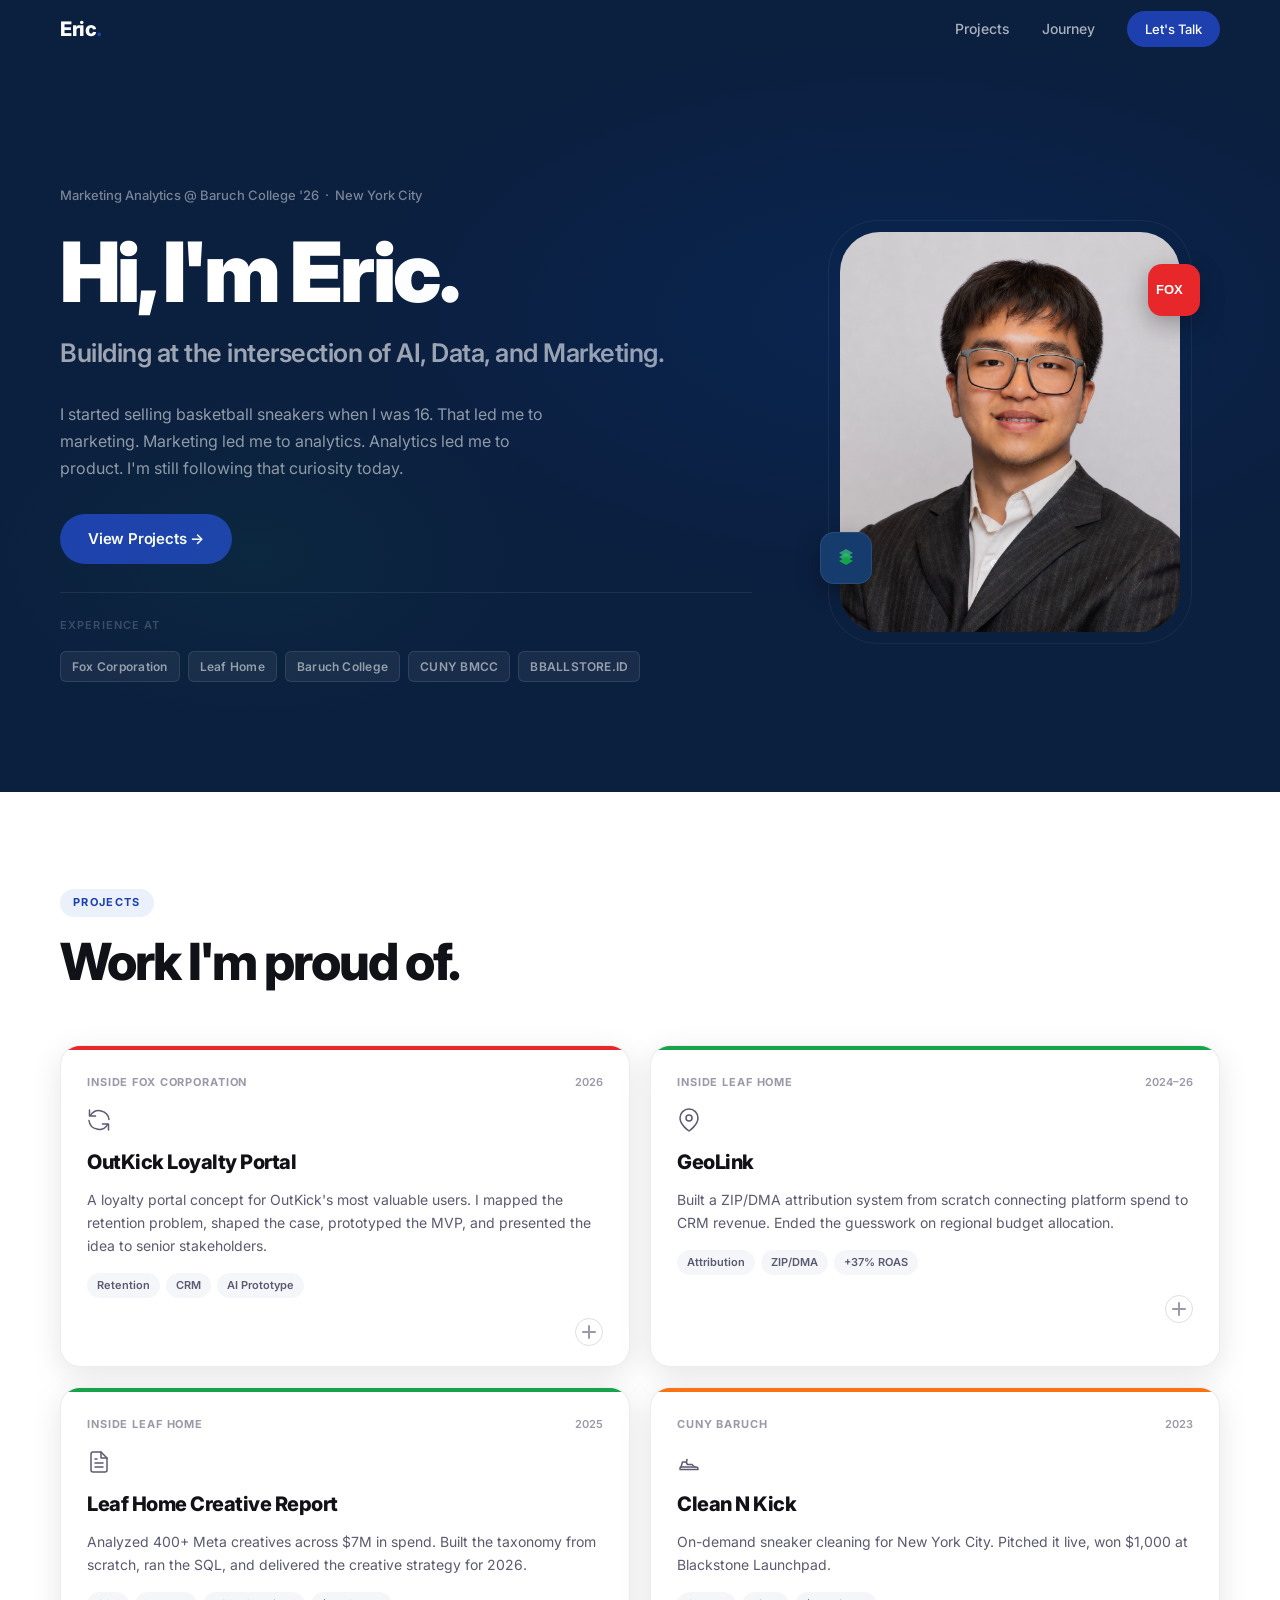
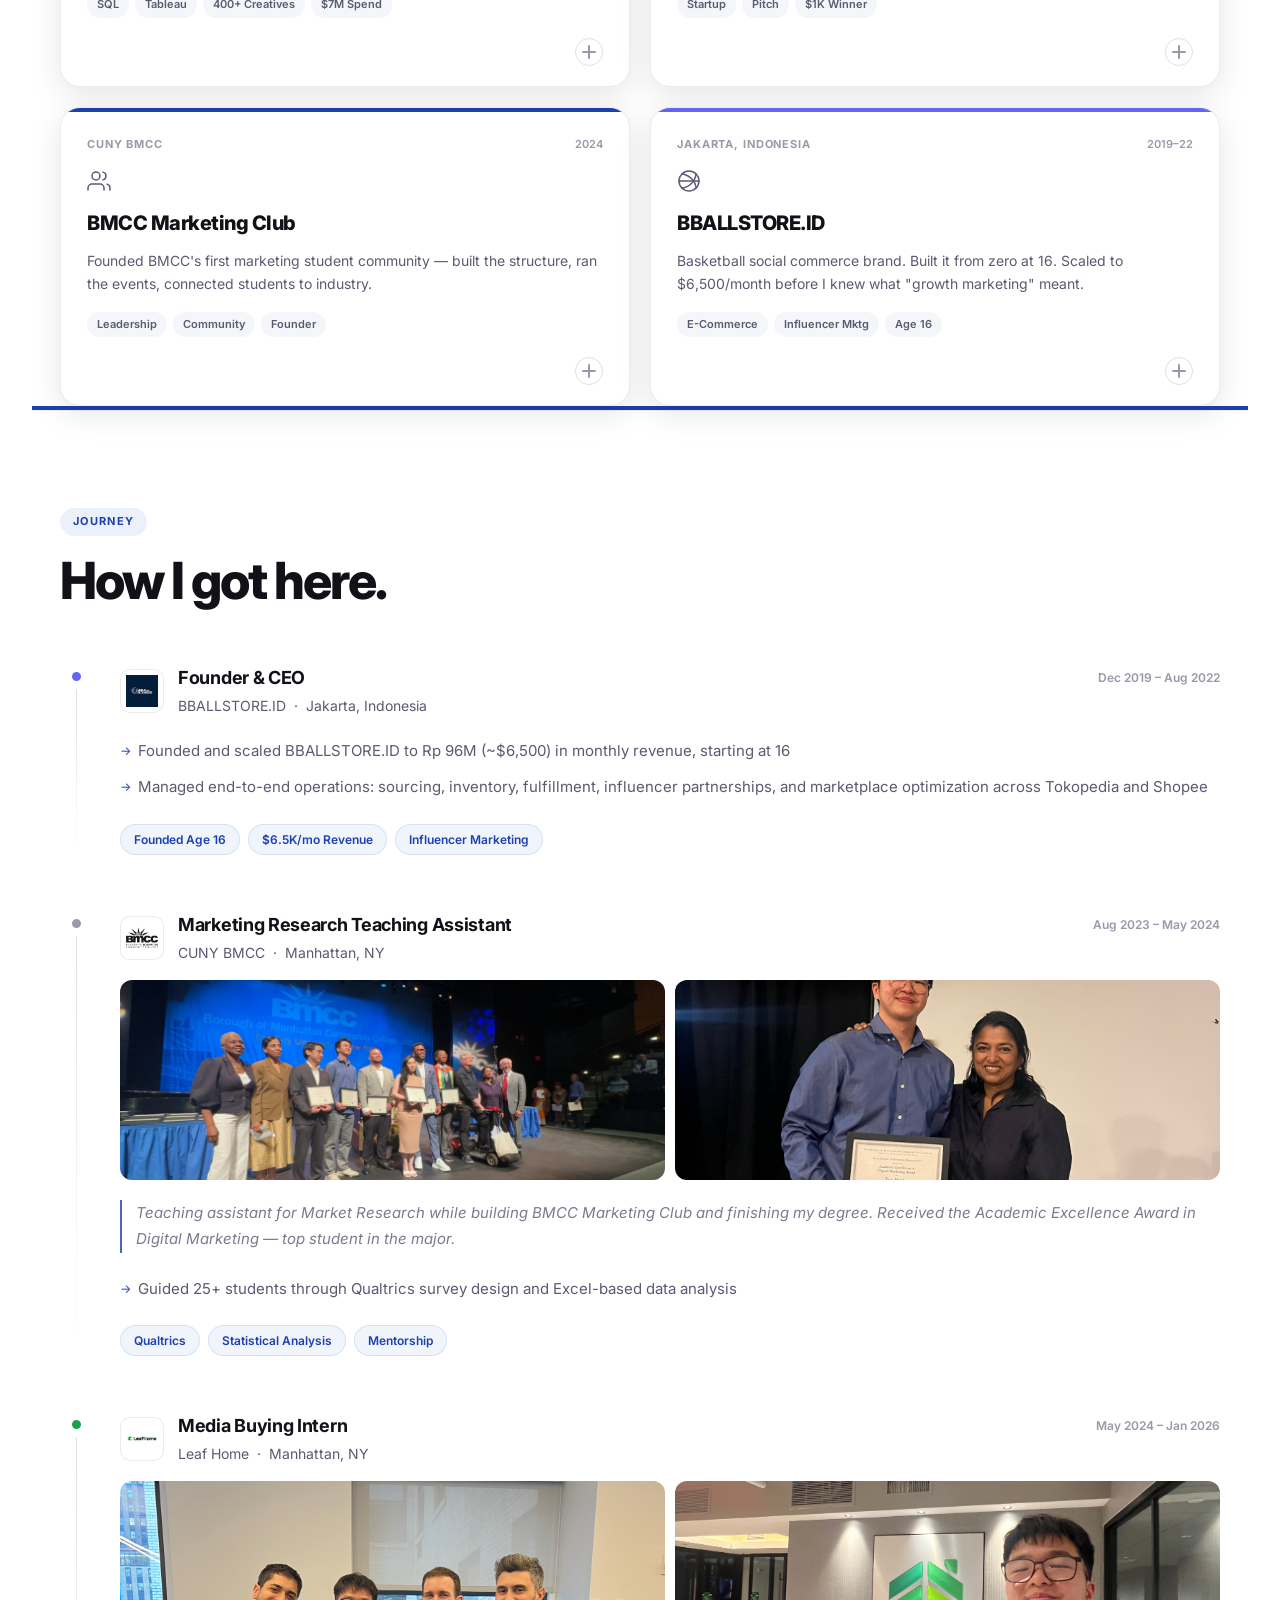
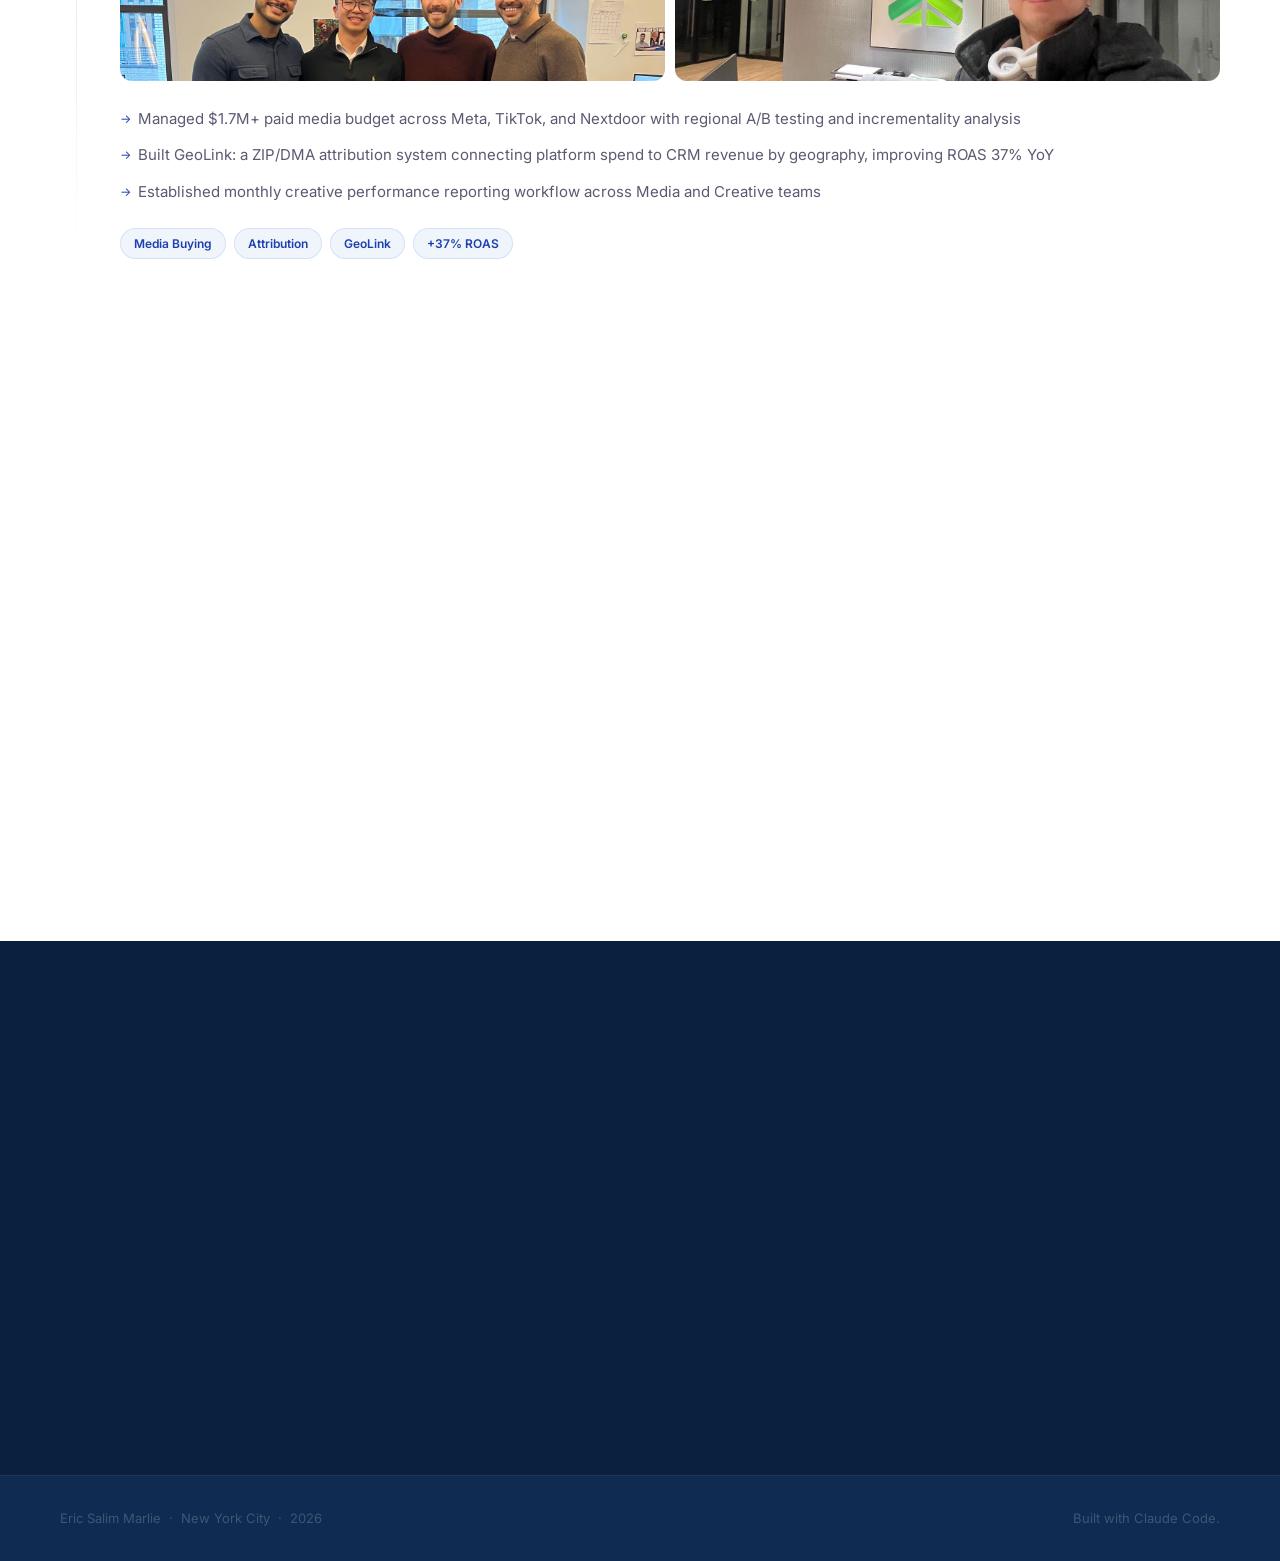
<file: index.html>
<!DOCTYPE html>
<html lang="en">
<head>
  <meta charset="UTF-8" />
  <meta name="viewport" content="width=device-width, initial-scale=1.0" />
  <meta name="description" content="Eric Salim Marlie — Marketing Analytics & Growth. Fox Corporation · Leaf Home · Baruch '26. Class of 2026, New York City." />
  <title>Eric Salim Marlie</title>
  <link rel="preconnect" href="https://fonts.googleapis.com">
  <link rel="preconnect" href="https://fonts.gstatic.com" crossorigin>
  <link href="https://fonts.googleapis.com/css2?family=Inter:ital,wght@0,300;0,400;0,500;0,600;0,700;0,800;0,900;1,400;1,600&display=swap" rel="stylesheet">
  <link rel="stylesheet" href="style.css" />
</head>
<body>

  <!-- ══════════════════════ NAV ══════════════════════ -->
  <nav id="nav">
    <div class="nav-inner">
      <a href="#hero" class="nav-logo">Eric<span>.</span></a>
      <div class="nav-links">
        <a href="#projects">Projects</a>
        <a href="#journey">Journey</a>
        <a href="mailto:eriicsalim@yahoo.com" class="nav-cta">Let's Talk</a>
      </div>
      <button class="hamburger" id="hamburger" aria-label="Menu">
        <span></span><span></span><span></span>
      </button>
    </div>
  </nav>

  <div class="mobile-menu" id="mobileMenu">
    <a href="#projects">Projects</a>
    <a href="#journey">Journey</a>
    <a href="mailto:eriicsalim@yahoo.com">Let's Talk →</a>
  </div>

  <!-- ══════════════════════ HERO ══════════════════════ -->
  <section id="hero">
    <div class="hero-inner">
      <div class="hero-left">
        <div class="hero-eyebrow">
          Marketing Analytics @ Baruch College '26 &nbsp;·&nbsp; New York City
        </div>

        <h1 class="hero-h1">Hi, I'm Eric.</h1>
        <p class="hero-sub">
          Building at the intersection of AI, Data, and Marketing.
        </p>

        <div class="hero-body">
          <p>I started selling basketball sneakers when I was 16. That led me to marketing. Marketing led me to analytics. Analytics led me to product. I'm still following that curiosity today.</p>
        </div>

        <div class="hero-cta">
          <a href="#projects" class="btn-primary">View Projects →</a>
        </div>

        <div class="hero-logos-strip">
          <span class="logos-label">Experience at</span>
          <div class="hero-logos-row">
            <span class="hl-chip">Fox Corporation</span>
            <span class="hl-chip">Leaf Home</span>
            <span class="hl-chip">Baruch College</span>
            <span class="hl-chip">CUNY BMCC</span>
            <span class="hl-chip">BBALLSTORE.ID</span>
          </div>
        </div>
      </div>

      <div class="hero-right">
        <div class="hero-photo-wrap">
          <div class="hero-photo-ring"></div>
          <div class="hero-photo-card">
            <picture>
              <img
                src="eric.png"
                alt="Eric Salim Marlie"
                class="hero-img"
                loading="eager"
                decoding="async"
                onerror="this.parentElement.parentElement.classList.add('no-photo')"
              />
            </picture>
            <div class="hero-photo-placeholder"><span>ESM</span></div>
          </div>
          <div class="hero-badge-float hero-badge-fox">
            <svg width="36" height="14" viewBox="0 0 72 28" xmlns="http://www.w3.org/2000/svg">
              <text x="0" y="22" font-family="Arial Black,Arial" font-weight="900" font-size="26" fill="#fff">FOX</text>
            </svg>
          </div>
          <div class="hero-badge-float hero-badge-leaf">
            <svg width="22" height="22" viewBox="0 0 44 44" fill="none">
              <polygon points="22,4 36,12 22,20 8,12" fill="#4ADE80" opacity="0.55"/>
              <polygon points="22,12 36,20 22,28 8,20" fill="#22C55E" opacity="0.8"/>
              <polygon points="22,20 36,28 22,36 8,28" fill="#16A34A"/>
            </svg>
          </div>
        </div>
      </div>
    </div>

  </section>

  <!-- ══════════════════════ PROJECTS ══════════════════════ -->
  <section id="projects" class="section">
    <div class="container">
      <div class="section-head reveal">
        <span class="label">Projects</span>
        <h2>Work I'm proud of.</h2>
      </div>
      <div class="proj-grid">

        <div class="proj-card reveal" data-id="pigeon">
          <div class="proj-card-accent" style="background: var(--fox-red)"></div>
          <div class="proj-card-inner">
            <div class="proj-card-meta">
              <span class="proj-org">Inside Fox Corporation</span>
              <span class="proj-year">2026</span>
            </div>
            <div class="proj-icon">
              <svg width="24" height="24" viewBox="0 0 24 24" fill="none" stroke="currentColor" stroke-width="1.5" stroke-linecap="round" stroke-linejoin="round">
                <path d="M2.5 2v6h6M21.5 22v-6h-6"/>
                <path d="M22 11.5A10 10 0 003.52 7.48M2 12.5a10 10 0 0018.48 4.02"/>
              </svg>
            </div>
            <h3>OutKick Loyalty Portal</h3>
            <p class="proj-teaser">A loyalty portal concept for OutKick's most valuable users. I mapped the retention problem, shaped the case, prototyped the MVP, and presented the idea to senior stakeholders.</p>
            <div class="proj-tags"><span>Retention</span><span>CRM</span><span>AI Prototype</span></div>
            <div class="proj-card-footer"><span class="proj-card-toggle"><svg width="14" height="14" viewBox="0 0 14 14" fill="none" stroke="currentColor" stroke-width="2" stroke-linecap="round"><line x1="7" y1="1" x2="7" y2="13"/><line x1="1" y1="7" x2="13" y2="7"/></svg></span></div>
          </div>
        </div>

        <div class="proj-card reveal" data-id="geolink">
          <div class="proj-card-accent" style="background: var(--leaf-green)"></div>
          <div class="proj-card-inner">
            <div class="proj-card-meta">
              <span class="proj-org">Inside Leaf Home</span>
              <span class="proj-year">2024–26</span>
            </div>
            <div class="proj-icon">
              <svg width="24" height="24" viewBox="0 0 24 24" fill="none" stroke="currentColor" stroke-width="1.5" stroke-linecap="round" stroke-linejoin="round">
                <path d="M21 10c0 7-9 13-9 13S3 17 3 10a9 9 0 0118 0z"/>
                <circle cx="12" cy="10" r="3"/>
              </svg>
            </div>
            <h3>GeoLink</h3>
            <p class="proj-teaser">Built a ZIP/DMA attribution system from scratch connecting platform spend to CRM revenue. Ended the guesswork on regional budget allocation.</p>
            <div class="proj-tags"><span>Attribution</span><span>ZIP/DMA</span><span>+37% ROAS</span></div>
            <div class="proj-card-footer"><span class="proj-card-toggle"><svg width="14" height="14" viewBox="0 0 14 14" fill="none" stroke="currentColor" stroke-width="2" stroke-linecap="round"><line x1="7" y1="1" x2="7" y2="13"/><line x1="1" y1="7" x2="13" y2="7"/></svg></span></div>
          </div>
        </div>

        <div class="proj-card reveal" data-id="creative">
          <div class="proj-card-accent" style="background: var(--leaf-green)"></div>
          <div class="proj-card-inner">
            <div class="proj-card-meta">
              <span class="proj-org">Inside Leaf Home</span>
              <span class="proj-year">2025</span>
            </div>
            <div class="proj-icon">
              <svg width="24" height="24" viewBox="0 0 24 24" fill="none" stroke="currentColor" stroke-width="1.5" stroke-linecap="round" stroke-linejoin="round">
                <path d="M14 2H6a2 2 0 00-2 2v16a2 2 0 002 2h12a2 2 0 002-2V8z"/>
                <polyline points="14 2 14 8 20 8"/>
                <line x1="16" y1="13" x2="8" y2="13"/>
                <line x1="16" y1="17" x2="8" y2="17"/>
                <line x1="10" y1="9" x2="8" y2="9"/>
              </svg>
            </div>
            <h3>Leaf Home Creative Report</h3>
            <p class="proj-teaser">Analyzed 400+ Meta creatives across $7M in spend. Built the taxonomy from scratch, ran the SQL, and delivered the creative strategy for 2026.</p>
            <div class="proj-tags"><span>SQL</span><span>Tableau</span><span>400+ Creatives</span><span>$7M Spend</span></div>
            <div class="proj-card-footer"><span class="proj-card-toggle"><svg width="14" height="14" viewBox="0 0 14 14" fill="none" stroke="currentColor" stroke-width="2" stroke-linecap="round"><line x1="7" y1="1" x2="7" y2="13"/><line x1="1" y1="7" x2="13" y2="7"/></svg></span></div>
          </div>
        </div>

        <div class="proj-card reveal" data-id="cleannkick">
          <div class="proj-card-accent" style="background: #F97316"></div>
          <div class="proj-card-inner">
            <div class="proj-card-meta">
              <span class="proj-org">CUNY Baruch</span>
              <span class="proj-year">2023</span>
            </div>
            <div class="proj-icon">
              <svg width="24" height="24" viewBox="0 0 24 24" fill="none" stroke="currentColor" stroke-width="1.5" stroke-linecap="round" stroke-linejoin="round">
                <path d="M4 17h15a2 2 0 012 2v.5H3V18a1 1 0 011-1z"/>
                <path d="M4 17l1.5-5H9l1.5 2.5H15l1 1 2 1.5"/>
                <path d="M9.5 12l.5-2.5"/>
              </svg>
            </div>
            <h3>Clean N Kick</h3>
            <p class="proj-teaser">On-demand sneaker cleaning for New York City. Pitched it live, won $1,000 at Blackstone Launchpad.</p>
            <div class="proj-tags"><span>Startup</span><span>Pitch</span><span>$1K Winner</span></div>
            <div class="proj-card-footer"><span class="proj-card-toggle"><svg width="14" height="14" viewBox="0 0 14 14" fill="none" stroke="currentColor" stroke-width="2" stroke-linecap="round"><line x1="7" y1="1" x2="7" y2="13"/><line x1="1" y1="7" x2="13" y2="7"/></svg></span></div>
          </div>
        </div>

        <div class="proj-card reveal" data-id="bmcc">
          <div class="proj-card-accent" style="background: var(--accent)"></div>
          <div class="proj-card-inner">
            <div class="proj-card-meta">
              <span class="proj-org">CUNY BMCC</span>
              <span class="proj-year">2024</span>
            </div>
            <div class="proj-icon">
              <svg width="24" height="24" viewBox="0 0 24 24" fill="none" stroke="currentColor" stroke-width="1.5" stroke-linecap="round" stroke-linejoin="round">
                <path d="M17 21v-2a4 4 0 00-4-4H5a4 4 0 00-4 4v2"/>
                <circle cx="9" cy="7" r="4"/>
                <path d="M23 21v-2a4 4 0 00-3-3.87"/>
                <path d="M16 3.13a4 4 0 010 7.75"/>
              </svg>
            </div>
            <h3>BMCC Marketing Club</h3>
            <p class="proj-teaser">Founded BMCC's first marketing student community — built the structure, ran the events, connected students to industry.</p>
            <div class="proj-tags"><span>Leadership</span><span>Community</span><span>Founder</span></div>
            <div class="proj-card-footer"><span class="proj-card-toggle"><svg width="14" height="14" viewBox="0 0 14 14" fill="none" stroke="currentColor" stroke-width="2" stroke-linecap="round"><line x1="7" y1="1" x2="7" y2="13"/><line x1="1" y1="7" x2="13" y2="7"/></svg></span></div>
          </div>
        </div>

        <div class="proj-card reveal" data-id="bball">
          <div class="proj-card-accent" style="background: #6366F1"></div>
          <div class="proj-card-inner">
            <div class="proj-card-meta">
              <span class="proj-org">Jakarta, Indonesia</span>
              <span class="proj-year">2019–22</span>
            </div>
            <div class="proj-icon">
              <svg width="24" height="24" viewBox="0 0 24 24" fill="none" stroke="currentColor" stroke-width="1.5" stroke-linecap="round">
                <circle cx="12" cy="12" r="10"/>
                <path d="M4.93 4.93A16 16 0 0119.07 19.07"/>
                <path d="M19.07 4.93A16 16 0 014.93 19.07"/>
                <line x1="2" y1="12" x2="22" y2="12"/>
              </svg>
            </div>
            <h3>BBALLSTORE.ID</h3>
            <p class="proj-teaser">Basketball social commerce brand. Built it from zero at 16. Scaled to $6,500/month before I knew what "growth marketing" meant.</p>
            <div class="proj-tags"><span>E-Commerce</span><span>Influencer Mktg</span><span>Age 16</span></div>
            <div class="proj-card-footer"><span class="proj-card-toggle"><svg width="14" height="14" viewBox="0 0 14 14" fill="none" stroke="currentColor" stroke-width="2" stroke-linecap="round"><line x1="7" y1="1" x2="7" y2="13"/><line x1="1" y1="7" x2="13" y2="7"/></svg></span></div>
          </div>
        </div>

      </div>
    </div>

    <!-- Expand Panel -->

    <div class="proj-expand" id="projExpand">
      <div class="proj-expand-content">
        <div class="container">
          <div class="proj-expand-inner">
            <div class="proj-expand-hd">
              <div>
                <span class="proj-expand-org" id="expandOrg"></span>
                <h2 class="proj-expand-title" id="expandTitle"></h2>
              </div>
              <button class="proj-expand-close" id="projClose">✕</button>
            </div>
            <div class="expand-preview" id="expandPreview"></div>
            <div class="expand-split-preview" id="expandSplitPreview"></div>
            <div class="expand-social-cards" id="expandSocialCards"></div>
            <div class="expand-photo-row" id="expandPhotoRow"></div>
            <div class="expand-links-row" id="expandLinksRow"></div>
            <div class="expand-pdf-row" id="expandPDFRow"></div>
            <div class="proj-expand-cols">
              <div class="pec-col">
                <div class="pec-label">The Problem</div>
                <p id="expandProblem"></p>
              </div>
              <div class="pec-col">
                <div class="pec-label">The Approach</div>
                <p id="expandApproach"></p>
              </div>
              <div class="pec-col">
                <div class="pec-label">The Output</div>
                <ul id="expandOutput"></ul>
              </div>
            </div>
          </div>
        </div>
      </div>
    </div>
  </section>

  <!-- ══════════════════════ JOURNEY ══════════════════════ -->
  <section id="journey" class="section section-light">
    <div class="container">
      <div class="section-head reveal">
        <span class="label">Journey</span>
        <h2>How I got here.</h2>
      </div>

      <div class="timeline">

        <!-- BBALLSTORE — where it started -->
        <div class="tl-item reveal">
          <div class="tl-marker">
            <div class="tl-dot tl-dot-bball"></div>
            <div class="tl-line"></div>
          </div>
          <div class="tl-body">
            <div class="tl-head">
              <div class="tl-company-info">
                <div class="tl-logo tl-logo-bball"><img src="IMG_9082.jpeg" alt="BBALLSTORE.ID" /></div>
                <div>
                  <h3>Founder &amp; CEO</h3>
                  <p class="tl-co">BBALLSTORE.ID &nbsp;·&nbsp; Jakarta, Indonesia</p>
                </div>
              </div>
              <span class="tl-date">Dec 2019 – Aug 2022</span>
            </div>
            <ul class="tl-list">
              <li>Founded and scaled BBALLSTORE.ID to Rp 96M (~$6,500) in monthly revenue, starting at 16</li>
              <li>Managed end-to-end operations: sourcing, inventory, fulfillment, influencer partnerships, and marketplace optimization across Tokopedia and Shopee</li>
            </ul>
            <div class="tl-tags"><span>Founded Age 16</span><span>$6.5K/mo Revenue</span><span>Influencer Marketing</span></div>
          </div>
        </div>

        <!-- BMCC TA -->
        <div class="tl-item reveal">
          <div class="tl-marker">
            <div class="tl-dot"></div>
            <div class="tl-line"></div>
          </div>
          <div class="tl-body">
            <div class="tl-head">
              <div class="tl-company-info">
                <div class="tl-logo tl-logo-bmcc"><img src="IMG_9083.webp" alt="CUNY BMCC" /></div>
                <div>
                  <h3>Marketing Research Teaching Assistant</h3>
                  <p class="tl-co">CUNY BMCC &nbsp;·&nbsp; Manhattan, NY</p>
                </div>
              </div>
              <span class="tl-date">Aug 2023 – May 2024</span>
            </div>
            <div class="tl-photo-duo">
              <div class="tl-photo-wrap">
                <img src="IMG_5634.jpeg" alt="Academic Excellence in Digital Marketing award" class="tl-photo" loading="lazy" onerror="this.parentElement.style.display='none'"/>
              </div>
              <div class="tl-photo-wrap">
                <img src="IMG_2332.jpeg" alt="Award from professor" class="tl-photo" loading="lazy" onerror="this.parentElement.style.display='none'"/>
              </div>
            </div>
            <p class="tl-story">Teaching assistant for Market Research while building BMCC Marketing Club and finishing my degree. Received the Academic Excellence Award in Digital Marketing — top student in the major.</p>
            <ul class="tl-list">
              <li>Guided 25+ students through Qualtrics survey design and Excel-based data analysis</li>
            </ul>
            <div class="tl-tags"><span>Qualtrics</span><span>Statistical Analysis</span><span>Mentorship</span></div>
          </div>
        </div>

        <!-- LEAF HOME -->
        <div class="tl-item reveal">
          <div class="tl-marker">
            <div class="tl-dot tl-dot-leaf"></div>
            <div class="tl-line"></div>
          </div>
          <div class="tl-body">
            <div class="tl-head">
              <div class="tl-company-info">
                <div class="tl-logo tl-logo-leaf">
                  <img src="IMG_9081.jpeg" alt="Leaf Home" />
                </div>
                <div>
                  <h3>Media Buying Intern</h3>
                  <p class="tl-co">Leaf Home &nbsp;·&nbsp; Manhattan, NY</p>
                </div>
              </div>
              <span class="tl-date">May 2024 – Jan 2026</span>
            </div>
            <div class="tl-photo-duo">
              <div class="tl-photo-wrap tl-photo-wrap-team">
                <img src="IMG_7182.jpeg" alt="Eric with Leaf Home team" class="tl-photo tl-photo-team" loading="lazy" onerror="this.parentElement.style.display='none'"/>
              </div>
              <div class="tl-photo-wrap tl-photo-wrap-sign">
                <img src="IMG_7217.jpeg" alt="Eric at Leaf Home office" class="tl-photo" loading="lazy" onerror="this.parentElement.style.display='none'"/>
              </div>
            </div>
            <ul class="tl-list">
              <li>Managed $1.7M+ paid media budget across Meta, TikTok, and Nextdoor with regional A/B testing and incrementality analysis</li>
              <li>Built GeoLink: a ZIP/DMA attribution system connecting platform spend to CRM revenue by geography, improving ROAS 37% YoY</li>
              <li>Established monthly creative performance reporting workflow across Media and Creative teams</li>
            </ul>
            <div class="tl-tags">
              <span>Media Buying</span><span>Attribution</span><span>GeoLink</span><span>+37% ROAS</span>
            </div>
          </div>
        </div>

        <!-- FOX — where he is now -->
        <div class="tl-item reveal">
          <div class="tl-marker">
            <div class="tl-dot tl-dot-fox"></div>
          </div>
          <div class="tl-body">
            <div class="tl-head">
              <div class="tl-company-info">
                <div class="tl-logo tl-logo-fox">
                  <img src="IMG_9085.webp" alt="Fox Corporation" />
                </div>
                <div>
                  <h3>Digital Engagement Intern</h3>
                  <p class="tl-co">Fox Corporation &nbsp;·&nbsp; Manhattan, NY</p>
                </div>
              </div>
              <span class="tl-date">Jan 2026 – May 2026</span>
            </div>
            <div class="tl-photo-duo">
              <div class="tl-photo-wrap tl-photo-wrap-sign">
                <img src="IMG_7272.jpeg" alt="Eric at Fox Corporation office" class="tl-photo" loading="lazy" onerror="this.parentElement.style.display='none'"/>
              </div>
              <div class="tl-photo-wrap tl-photo-wrap-team">
                <img src="IMG_8552.jpeg" alt="Eric with Fox team" class="tl-photo tl-photo-team" loading="lazy" onerror="this.parentElement.style.display='none'"/>
              </div>
            </div>
            <ul class="tl-list">
              <li>Partnered with BI, editorial, product, and CRM teams to analyze super-user retention and map behavioral drop-off across OutKick</li>
              <li>Built and presented full retention playbook to 15+ stakeholders including two SVPs; translated findings into actionable campaign and product recommendations</li>
              <li>Prototyped AI-assisted loyalty portal on Replit using Claude Code and demoed live in final presentation</li>
            </ul>
            <div class="tl-tags">
              <span>Retention Analytics</span><span>CRM</span><span>Claude Code</span><span>SVP Presentation</span>
            </div>
          </div>
        </div>

      </div>
    </div>
  </section>

  <!-- ══════════════════════ PROFILE / CTA ══════════════════════ -->
  <section id="profile" class="section profile-section">
    <div class="container">
      <div class="profile-inner reveal">
        <div class="profile-photo-wrap">
          <picture>
            <img
              src="eric.png"
              alt="Eric Salim Marlie"
              class="profile-photo"
              loading="lazy"
              decoding="async"
              onerror="this.parentElement.parentElement.classList.add('no-photo-profile')"
            />
          </picture>
          <div class="profile-photo-placeholder">ESM</div>
        </div>
        <div class="profile-content">
          <div class="profile-status">
            Open for full-time &nbsp;·&nbsp; Class of 2026 &nbsp;·&nbsp; New York City
          </div>
          <h2 class="profile-name">Eric Salim Marlie</h2>
          <p class="profile-role">Product Management &nbsp;·&nbsp; Marketing Analytics &nbsp;·&nbsp; Performance Marketing &nbsp;·&nbsp; Growth</p>
          <div class="profile-location">
            <span>New York City</span>
            <span class="loc-sep">·</span>
            <span>Open to SF / Bay Area relocation</span>
          </div>
          <div class="profile-ctas">
            <a href="mailto:eriicsalim@yahoo.com" class="btn-primary">Let's Talk →</a>
            <a href="#projects" class="btn-ghost btn-ghost-light">See My Work</a>
          </div>
          <div class="profile-links">
            <a href="mailto:eriicsalim@yahoo.com">eriicsalim@yahoo.com</a>
            <span>·</span>
            <a href="https://linkedin.com/in/ericsalimm" target="_blank" rel="noopener noreferrer">linkedin.com/in/ericsalimm</a>
          </div>
        </div>
      </div>
    </div>
  </section>

  <!-- ══════════════════════ FOOTER ══════════════════════ -->
  <footer>
    <div class="container">
      <div class="footer-inner">
        <p>Eric Salim Marlie &nbsp;·&nbsp; New York City &nbsp;·&nbsp; 2026</p>
        <p>Built with Claude Code.</p>
      </div>
    </div>
  </footer>

  <script src="script.js"></script>
</body>
</html>
</file>
<file: style.css>
/* ════════════════════════════════════════
   VARIABLES
   ════════════════════════════════════════ */
:root {
  --white:      #ffffff;
  --off-white:  #ffffff;
  --light:      #F4F6FA;
  --dark:       #0B1F3F;
  --dark-2:     #0F2B52;
  --dark-3:     #163C6E;
  --text:       #111118;
  --text-2:     #5A5A72;
  --text-3:     #9999AA;
  --accent:     #1E40AF;
  --accent-2:   #1E3A8A;
  --fox-red:    #E8272A;
  --leaf-green: #16A34A;
  --green-lt:   #22C55E;
  --font:       'Inter', -apple-system, BlinkMacSystemFont, "Segoe UI", sans-serif;
  --radius:     20px;
  --radius-sm:  12px;
  --ease:       cubic-bezier(0.25, 0.46, 0.45, 0.94);
  --shadow-md:  0 8px 32px rgba(0,0,0,0.10);
  --shadow-lg:  0 24px 64px rgba(0,0,0,0.15);
}

/* ════════════════════════════════════════
   RESET
   ════════════════════════════════════════ */
*, *::before, *::after { margin: 0; padding: 0; box-sizing: border-box; }
html { scroll-behavior: smooth; font-size: 16px; }
body {
  font-family: var(--font);
  background: var(--white);
  color: var(--text);
  line-height: 1.6;
  overflow-x: hidden;
  -webkit-font-smoothing: antialiased;
}
a { color: inherit; text-decoration: none; }
strong { font-weight: 600; }

/* ════════════════════════════════════════
   NAV
   ════════════════════════════════════════ */
#nav {
  position: fixed;
  inset: 0 0 auto 0;
  z-index: 200;
  padding: 0 32px;
  transition: background 0.4s var(--ease), box-shadow 0.4s;
}
#nav.scrolled {
  background: rgba(255,255,255,0.92);
  backdrop-filter: saturate(180%) blur(20px);
  -webkit-backdrop-filter: saturate(180%) blur(20px);
  box-shadow: 0 1px 0 rgba(0,0,0,0.08);
}
.nav-inner {
  max-width: 1160px;
  margin: 0 auto;
  height: 58px;
  display: flex;
  align-items: center;
  justify-content: space-between;
}
.nav-logo {
  font-size: 20px;
  font-weight: 800;
  letter-spacing: -0.5px;
  color: #fff;
  transition: color 0.3s;
}
#nav.scrolled .nav-logo { color: var(--text); }
.nav-logo span { color: var(--accent); }
.nav-links { display: flex; gap: 32px; align-items: center; }
.nav-links a {
  font-size: 14px;
  color: rgba(255,255,255,0.65);
  font-weight: 500;
  transition: color 0.2s;
}
#nav.scrolled .nav-links a { color: var(--text-2); }
.nav-links a:hover { color: #fff; }
#nav.scrolled .nav-links a:hover { color: var(--text); }
.nav-cta {
  background: var(--accent) !important;
  color: #fff !important;
  padding: 8px 18px;
  border-radius: 100px;
  font-size: 13px !important;
  transition: opacity 0.2s, transform 0.2s !important;
}
.nav-cta:hover { opacity: 0.88 !important; transform: translateY(-1px) !important; }

.hamburger {
  display: none; flex-direction: column; gap: 5px;
  background: none; border: none; cursor: pointer; padding: 4px;
}
.hamburger span {
  display: block; width: 22px; height: 2px;
  background: rgba(255,255,255,0.8);
  transition: transform 0.3s, opacity 0.3s;
}
#nav.scrolled .hamburger span { background: var(--text); }
.hamburger.open span:nth-child(1) { transform: rotate(45deg) translate(5px, 5px); }
.hamburger.open span:nth-child(2) { opacity: 0; }
.hamburger.open span:nth-child(3) { transform: rotate(-45deg) translate(5px, -5px); }

.mobile-menu {
  display: none; flex-direction: column; gap: 0;
  position: fixed; top: 58px; left: 0; right: 0;
  background: rgba(12,12,15,0.97);
  backdrop-filter: blur(20px);
  z-index: 199; padding: 16px 0 24px;
  transform: translateY(-8px); opacity: 0;
  pointer-events: none;
  transition: transform 0.3s var(--ease), opacity 0.3s;
}
.mobile-menu.open { transform: translateY(0); opacity: 1; pointer-events: auto; }
.mobile-menu a {
  padding: 14px 32px; font-size: 16px; font-weight: 500;
  color: rgba(255,255,255,0.75);
  transition: color 0.2s;
}
.mobile-menu a:hover { color: #fff; }

/* ════════════════════════════════════════
   SCROLL REVEAL
   ════════════════════════════════════════ */
.reveal {
  opacity: 0;
  transform: translateY(24px);
  transition: opacity 0.6s var(--ease), transform 0.6s var(--ease);
}
.reveal.visible { opacity: 1; transform: translateY(0); }

/* ════════════════════════════════════════
   BUTTONS
   ════════════════════════════════════════ */
.btn-primary {
  display: inline-flex; align-items: center;
  background: var(--accent);
  color: #fff;
  padding: 13px 28px;
  border-radius: 100px;
  font-size: 15px; font-weight: 600;
  letter-spacing: -0.2px;
  transition: opacity 0.2s, transform 0.2s, box-shadow 0.2s;
  cursor: pointer; border: none;
}
.btn-primary:hover { opacity: 0.88; transform: translateY(-2px); box-shadow: 0 8px 24px rgba(0,82,204,0.3); }
.btn-ghost {
  display: inline-flex; align-items: center;
  background: transparent;
  color: rgba(255,255,255,0.75);
  padding: 12px 26px;
  border-radius: 100px;
  font-size: 15px; font-weight: 500;
  border: 1.5px solid rgba(255,255,255,0.2);
  transition: color 0.2s, border-color 0.2s, transform 0.2s;
  cursor: pointer;
}
.btn-ghost:hover { color: #fff; border-color: rgba(255,255,255,0.5); transform: translateY(-1px); }
.btn-ghost-light {
  color: rgba(255,255,255,0.7) !important;
  border-color: rgba(255,255,255,0.25) !important;
}
.btn-ghost-light:hover { color: #fff !important; border-color: rgba(255,255,255,0.6) !important; }

/* ════════════════════════════════════════
   PULSE DOT
   ════════════════════════════════════════ */
.dot-pulse {
  display: inline-block; width: 7px; height: 7px;
  border-radius: 50%; background: var(--green-lt);
  animation: pulse 2s infinite;
  flex-shrink: 0;
}
.dot-pulse-green { background: #34D399; }
@keyframes pulse {
  0%, 100% { opacity: 1; transform: scale(1); }
  50% { opacity: 0.5; transform: scale(0.8); }
}

/* ════════════════════════════════════════
   LABELS
   ════════════════════════════════════════ */
.label {
  display: inline-block;
  font-size: 11px; font-weight: 700;
  text-transform: uppercase; letter-spacing: 0.12em;
  color: var(--accent);
  background: rgba(0,82,204,0.08);
  padding: 5px 13px;
  border-radius: 100px;
  margin-bottom: 16px;
}
.label-light {
  color: rgba(255,255,255,0.5);
  background: rgba(255,255,255,0.08);
}

/* ════════════════════════════════════════
   SECTION
   ════════════════════════════════════════ */
.section { padding: 96px 32px; }
.section-light { background: var(--off-white); }
.container { max-width: 1160px; margin: 0 auto; }
.section-head { margin-bottom: 56px; }
.section-head h2 {
  font-size: clamp(36px, 4vw, 52px);
  font-weight: 800;
  letter-spacing: -2px;
  line-height: 1.1;
  color: var(--text);
}
.section-sub {
  margin-top: 14px;
  font-size: 16px;
  color: var(--text-2);
}

/* ════════════════════════════════════════
   HERO
   ════════════════════════════════════════ */
#hero {
  background: var(--dark);
  min-height: 88vh;
  display: flex;
  flex-direction: column;
  justify-content: flex-start;
  padding: 0 32px;
  position: relative;
  overflow: hidden;
}
#hero::before {
  content: '';
  position: absolute;
  inset: 0;
  background:
    radial-gradient(ellipse 60% 50% at 70% 40%, rgba(0,82,204,0.12) 0%, transparent 70%),
    radial-gradient(ellipse 40% 40% at 20% 70%, rgba(22,163,74,0.06) 0%, transparent 60%);
  pointer-events: none;
}
.hero-inner {
  max-width: 1160px;
  margin: 0 auto;
  width: 100%;
  flex: 1;
  display: grid;
  grid-template-columns: 1fr 420px;
  gap: 48px;
  align-items: center;
  align-content: center;
  padding-top: 120px;
  padding-bottom: 48px;
}
.hero-eyebrow {
  display: inline-flex; align-items: center; gap: 8px;
  font-size: 13px; font-weight: 500;
  color: rgba(255,255,255,0.45);
  margin-bottom: 24px;
}
.hero-h1 {
  font-size: clamp(52px, 6.5vw, 88px);
  font-weight: 900;
  letter-spacing: -3px;
  line-height: 1.0;
  color: #fff;
  margin-bottom: 20px;
}
.hero-h1 em { font-style: italic; color: rgba(255,255,255,0.5); }
.grad-text { color: #fff; }
.hero-sub {
  font-size: clamp(18px, 2vw, 26px);
  font-weight: 600;
  letter-spacing: -0.5px;
  color: rgba(255,255,255,0.6);
  line-height: 1.55;
  margin-bottom: 28px;
}
.hero-body {
  max-width: 500px;
  margin-bottom: 32px;
}
.hero-body p {
  font-size: 16px;
  color: rgba(255,255,255,0.55);
  line-height: 1.7;
  margin-bottom: 13px;
}
.hero-body p:last-child { margin-bottom: 0; }
.hero-body strong { color: rgba(255,255,255,0.85); font-weight: 600; }

.hero-cta { display: flex; gap: 14px; flex-wrap: wrap; }

/* Hero photo */
.hero-photo-wrap {
  width: 340px; height: 400px;
  position: relative; margin: 0 auto;
}
.hero-photo-ring {
  position: absolute; inset: -12px;
  border-radius: 50px;
  border: 1.5px solid rgba(255,255,255,0.06);
  pointer-events: none;
}
.hero-photo-card {
  width: 100%; height: 100%;
  border-radius: 40px;
  overflow: hidden;
  background: var(--dark-3);
  position: relative;
}
.hero-img {
  width: 100%; height: 100%;
  object-fit: cover;
  object-position: center top;
  display: block;
}
.hero-photo-card.no-photo .hero-img { display: none; }
.hero-photo-placeholder {
  position: absolute; inset: 0;
  display: flex; align-items: center; justify-content: center;
  font-size: 48px; font-weight: 800; color: rgba(255,255,255,0.15);
  background: linear-gradient(135deg, var(--dark-3), var(--dark-2));
}
.hero-photo-card:not(.no-photo) .hero-photo-placeholder { display: none; }

.hero-badge-float {
  position: absolute;
  display: flex; align-items: center; justify-content: center;
  width: 52px; height: 52px;
  border-radius: 14px;
  box-shadow: 0 8px 24px rgba(0,0,0,0.3);
}
.hero-badge-fox {
  top: 32px; right: -20px;
  background: var(--fox-red);
}
.hero-badge-leaf {
  bottom: 48px; left: -20px;
  background: var(--dark-3);
  border: 1px solid rgba(255,255,255,0.08);
}

/* Hero logos strip */
.hero-logos-strip {
  display: flex;
  align-items: center;
  gap: 16px;
  margin-top: 28px;
  padding-top: 24px;
  border-top: 1px solid rgba(255,255,255,0.08);
  flex-wrap: wrap;
}
.logos-label {
  font-size: 11px; font-weight: 600;
  text-transform: uppercase; letter-spacing: 0.1em;
  color: rgba(255,255,255,0.2);
  white-space: nowrap;
}
.hero-logos-row {
  display: flex; align-items: center; gap: 8px; flex-wrap: wrap;
}
.hl-chip {
  font-size: 12px;
  font-weight: 600;
  letter-spacing: 0.02em;
  color: rgba(255,255,255,0.55);
  background: rgba(255,255,255,0.06);
  border: 1px solid rgba(255,255,255,0.1);
  border-radius: 6px;
  padding: 5px 11px;
  white-space: nowrap;
}

/* ════════════════════════════════════════
   PROJECTS GRID
   ════════════════════════════════════════ */
#projects { padding-bottom: 0; }

.proj-grid {
  display: grid;
  grid-template-columns: 1fr 1fr;
  gap: 20px;
  margin-top: 40px;
}

.proj-card {
  background: var(--white);
  border: 1.5px solid rgba(0,0,0,0.07);
  border-radius: var(--radius);
  cursor: pointer;
  position: relative;
  overflow: hidden;
  transition: transform 0.3s var(--ease), box-shadow 0.3s, border-color 0.3s;
  box-shadow: var(--shadow-md);
}
.proj-card:hover { transform: translateY(-6px); box-shadow: var(--shadow-lg); border-color: rgba(0,0,0,0.12); }
.proj-card.active {
  border-color: var(--accent);
  box-shadow: 0 0 0 3px rgba(30,64,175,0.12), var(--shadow-lg);
  transform: translateY(-4px);
}
.proj-card-accent {
  height: 4px;
  width: 100%;
}
.proj-card-inner { padding: 24px 26px 20px; }
.proj-card-footer {
  display: flex;
  justify-content: flex-end;
  margin-top: 14px;
}
.proj-card-toggle {
  width: 28px; height: 28px;
  border-radius: 50%;
  border: 1.5px solid rgba(0,0,0,0.13);
  color: var(--text-3);
  display: flex; align-items: center; justify-content: center;
  transition: transform 0.35s var(--ease), border-color 0.2s, color 0.2s, background 0.2s;
  flex-shrink: 0;
}
.proj-card:hover .proj-card-toggle {
  border-color: var(--text-2);
  color: var(--text-2);
}
.proj-card.active .proj-card-toggle {
  transform: rotate(45deg);
  border-color: var(--accent);
  color: var(--accent);
  background: rgba(30,64,175,0.06);
}
.proj-card-meta {
  display: flex; justify-content: space-between; align-items: center;
  margin-bottom: 16px;
}
.proj-org {
  font-size: 11px; font-weight: 700;
  text-transform: uppercase; letter-spacing: 0.08em;
  color: var(--text-3);
}
.proj-year {
  font-size: 11px; font-weight: 600;
  color: var(--text-3);
}
.proj-icon { display: flex; align-items: center; margin-bottom: 14px; color: var(--text-2); }
.proj-card h3 {
  font-size: 20px; font-weight: 800;
  letter-spacing: -0.5px;
  color: var(--text);
  margin-bottom: 10px;
}
.proj-teaser {
  font-size: 14px; color: var(--text-2);
  line-height: 1.65; margin-bottom: 16px;
}
.proj-tags { display: flex; flex-wrap: wrap; gap: 6px; margin-bottom: 20px; }
.proj-tags span {
  font-size: 11px; font-weight: 600;
  padding: 4px 10px;
  background: var(--light);
  color: var(--text-2);
  border-radius: 100px;
}
.proj-cta-row {
  display: flex; align-items: center; gap: 6px;
  font-size: 13px; font-weight: 600;
  color: var(--accent);
}
.proj-cta-row span { transition: transform 0.2s; }
.proj-card:hover .proj-cta-row span { transform: translateX(4px); }
.proj-card { -webkit-tap-highlight-color: transparent; }

.slider-hint {
  text-align: center;
  padding: 0 0 16px;
  font-size: 12px; color: var(--text-3);
  font-weight: 500;
  letter-spacing: 0.05em;
}

/* Project Expand Panel */
.proj-expand {
  display: grid;
  grid-template-rows: 0fr;
  transition: grid-template-rows 0.55s cubic-bezier(0.25, 0.46, 0.45, 0.94);
  background: var(--off-white);
  border-top: 4px solid var(--expand-accent, var(--accent));
  border-bottom: 1px solid rgba(0,0,0,0.06);
}
.proj-expand.open {
  grid-template-rows: 1fr;
}
.proj-expand-content {
  overflow: hidden;
}
.proj-expand-inner {
  padding: 48px 0 52px;
}
.proj-expand-hd {
  display: flex;
  justify-content: space-between;
  align-items: flex-start;
  margin-bottom: 36px;
}
.proj-expand-org {
  font-size: 11px; font-weight: 700;
  text-transform: uppercase; letter-spacing: 0.1em;
  color: var(--expand-accent, var(--accent));
  display: block;
  margin-bottom: 8px;
}
.proj-expand-title {
  font-size: clamp(26px, 3vw, 38px);
  font-weight: 800;
  letter-spacing: -1.5px;
  color: var(--text);
}
.proj-expand-close {
  background: rgba(0,0,0,0.06);
  border: none;
  color: var(--text-3);
  width: 40px; height: 40px;
  border-radius: 50%;
  cursor: pointer;
  font-size: 14px;
  display: flex; align-items: center; justify-content: center;
  transition: background 0.2s, color 0.2s;
  flex-shrink: 0;
  -webkit-tap-highlight-color: transparent;
  touch-action: manipulation;
}
.proj-expand-close:hover { background: rgba(0,0,0,0.1); color: var(--text); }
.expand-photo-row {
  display: flex;
  gap: 12px;
  margin-bottom: 32px;
}
.expand-photo-row:empty { margin-bottom: 0; }
.expand-pdf-row { margin-bottom: 24px; }
.expand-pdf-row:empty { margin-bottom: 0; }
.btn-pdf {
  display: inline-flex; align-items: center; gap: 8px;
  font-size: 14px; font-weight: 600;
  color: var(--expand-accent, var(--accent));
  border: 1.5px solid var(--expand-accent, var(--accent));
  border-radius: 100px;
  padding: 10px 20px;
  transition: background 0.2s, color 0.2s;
  text-decoration: none;
}
.btn-pdf:hover {
  background: var(--expand-accent, var(--accent));
  color: #fff;
}
.expand-preview {
  margin-bottom: 32px;
  border-radius: 12px;
  overflow: hidden;
  border: 1px solid rgba(0,0,0,0.08);
}
.expand-preview:empty { display: none; margin-bottom: 0; }
.expand-preview iframe.preview-slides {
  display: block;
  width: 100%;
  aspect-ratio: 16 / 9;
  height: auto;
  border: none;
}
.expand-preview iframe.preview-pdf {
  display: block;
  width: 100%;
  height: 420px;
  border: none;
}
.expand-split-preview {
  display: grid;
  grid-template-columns: 1fr 1fr;
  gap: 12px;
  margin-bottom: 32px;
  height: 300px;
}
.expand-split-preview:empty { display: none; margin-bottom: 0; }
.expand-split-preview img {
  width: 100%; height: 100%;
  object-fit: cover;
  border-radius: 12px;
  display: block;
}
.expand-split-preview iframe {
  width: 100%; height: 100%;
  border: none;
  border-radius: 12px;
  display: block;
  background: var(--light);
}
.expand-social-cards {
  display: grid;
  grid-template-columns: 1fr 1fr;
  gap: 16px;
  margin-bottom: 32px;
}
.expand-social-cards:empty { display: none; margin-bottom: 0; }
.social-card {
  display: flex;
  flex-direction: column;
  border-radius: 14px;
  border: 1.5px solid rgba(0,0,0,0.08);
  background: var(--white);
  text-decoration: none;
  overflow: hidden;
  transition: transform 0.2s var(--ease), box-shadow 0.2s;
  cursor: pointer;
}
.social-card:hover { transform: translateY(-3px); box-shadow: var(--shadow-md); }
.sc-screenshot img {
  width: 100%;
  display: block;
  object-fit: cover;
  object-position: top;
  max-height: 280px;
}
.sc-cta-bar {
  padding: 10px 16px;
  font-size: 12px; font-weight: 700;
  border-top: 1px solid rgba(0,0,0,0.06);
  display: flex; align-items: center; justify-content: space-between;
  color: var(--text-2);
}
.sc-cta-bar span:last-child { color: var(--accent); }
.expand-links-row {
  display: flex;
  flex-wrap: wrap;
  gap: 10px;
  margin-bottom: 32px;
}
.expand-links-row:empty { display: none; margin-bottom: 0; }
.btn-link {
  display: inline-flex; align-items: center; gap: 8px;
  font-size: 13px; font-weight: 600;
  color: var(--expand-accent, var(--accent));
  border: 1.5px solid var(--expand-accent, var(--accent));
  border-radius: 100px;
  padding: 9px 18px;
  transition: background 0.2s, color 0.2s;
  text-decoration: none;
  white-space: nowrap;
}
.btn-link:hover {
  background: var(--expand-accent, var(--accent));
  color: #fff;
}
.exp-photo {
  flex: 1;
  min-width: 0;
  height: 280px;
  object-fit: cover;
  border-radius: 12px;
  display: block;
}

.proj-expand-cols {
  display: grid;
  grid-template-columns: 1fr 1fr 1fr;
  gap: 40px;
}
.pec-label {
  font-size: 11px; font-weight: 700;
  text-transform: uppercase; letter-spacing: 0.1em;
  color: var(--expand-accent, var(--accent));
  margin-bottom: 12px;
}
.pec-col p {
  font-size: 15px;
  color: var(--text-2);
  line-height: 1.8;
}
.pec-col ul { list-style: none; }
.pec-col ul li {
  font-size: 15px;
  color: var(--text-2);
  line-height: 1.75;
  padding-left: 18px;
  position: relative;
  margin-bottom: 10px;
}
.pec-col ul li::before {
  content: '→';
  position: absolute; left: 0;
  color: var(--expand-accent, var(--accent));
  font-size: 12px;
}

/* ════════════════════════════════════════
   THREE PILLARS
   ════════════════════════════════════════ */
.pillars-section {
  background: var(--dark-2);
}
.pillars-section .section-head h2 {
  color: #fff;
}
.pillars-grid {
  display: grid;
  grid-template-columns: 1fr 1fr 1fr;
  gap: 24px;
}
.pillar-card {
  background: rgba(255,255,255,0.04);
  border: 1px solid rgba(255,255,255,0.07);
  border-radius: var(--radius);
  padding: 36px 32px;
  position: relative;
  transition: background 0.3s, border-color 0.3s, transform 0.3s;
}
.pillar-card:hover {
  background: rgba(255,255,255,0.07);
  border-color: rgba(255,255,255,0.12);
  transform: translateY(-4px);
}
.pillar-num {
  font-size: 64px; font-weight: 900;
  color: rgba(255,255,255,0.04);
  line-height: 1;
  position: absolute; top: 20px; right: 24px;
  letter-spacing: -3px;
  pointer-events: none;
}
.pillar-icon { display: flex; align-items: center; margin-bottom: 18px; color: rgba(255,255,255,0.45); }
.pillar-card h3 {
  font-size: 22px; font-weight: 800;
  letter-spacing: -0.5px;
  color: #fff;
  margin-bottom: 14px;
}
.pillar-card p {
  font-size: 15px;
  color: rgba(255,255,255,0.45);
  line-height: 1.75;
}

/* ════════════════════════════════════════
   TESTIMONIALS
   ════════════════════════════════════════ */
.testi-section { overflow: hidden; padding-bottom: 96px; }
.testi-track-outer {
  width: 100%;
  overflow: hidden;
  margin-top: 48px;
  position: relative;
}
.testi-track-outer::before,
.testi-track-outer::after {
  content: '';
  position: absolute;
  top: 0; bottom: 0;
  width: 120px;
  z-index: 2;
  pointer-events: none;
}
.testi-track-outer::before {
  left: 0;
  background: linear-gradient(to right, var(--white), transparent);
}
.testi-track-outer::after {
  right: 0;
  background: linear-gradient(to left, var(--white), transparent);
}
.testi-track {
  display: flex;
  gap: 20px;
  width: max-content;
  animation: testi-scroll 28s linear infinite;
}
.testi-track:hover { animation-play-state: paused; }
@keyframes testi-scroll {
  from { transform: translateX(0); }
  to { transform: translateX(-50%); }
}
.testi-card {
  flex-shrink: 0;
  width: 340px;
  background: var(--white);
  border: 1.5px solid rgba(0,0,0,0.07);
  border-radius: var(--radius);
  padding: 28px 28px 24px;
  box-shadow: var(--shadow-md);
}
.testi-quote {
  font-size: 15px;
  color: var(--text);
  line-height: 1.7;
  font-style: italic;
  margin-bottom: 20px;
}
.testi-person {
  display: flex; align-items: center; gap: 12px;
}
.testi-avatar {
  width: 40px; height: 40px;
  border-radius: 50%;
  display: flex; align-items: center; justify-content: center;
  font-size: 13px; font-weight: 700;
  color: #fff;
  flex-shrink: 0;
}
.testi-name {
  font-size: 14px; font-weight: 700;
  color: var(--text);
}
.testi-role {
  font-size: 12px;
  color: var(--text-3);
  margin-top: 2px;
}

/* ════════════════════════════════════════
   PROFILE / CTA
   ════════════════════════════════════════ */
.profile-section {
  background: var(--dark);
}
.profile-inner {
  display: flex;
  align-items: center;
  gap: 64px;
  padding: 16px 0;
}
.profile-photo-wrap {
  flex-shrink: 0;
  width: 200px; height: 200px;
  border-radius: 50%;
  overflow: hidden;
  border: 3px solid rgba(255,255,255,0.1);
  background: var(--dark-3);
  position: relative;
}
.profile-photo {
  width: 100%; height: 100%;
  object-fit: cover;
  object-position: center top;
  display: block;
}
.profile-photo-wrap.no-photo-profile .profile-photo { display: none; }
.profile-photo-placeholder {
  position: absolute; inset: 0;
  display: flex; align-items: center; justify-content: center;
  font-size: 40px; font-weight: 800;
  color: rgba(255,255,255,0.15);
}
.profile-photo-wrap:not(.no-photo-profile) .profile-photo-placeholder { display: none; }

.profile-status {
  display: inline-flex; align-items: center; gap: 8px;
  font-size: 13px; font-weight: 500;
  color: rgba(255,255,255,0.4);
  margin-bottom: 14px;
}
.profile-name {
  font-size: clamp(36px, 4vw, 52px);
  font-weight: 800;
  letter-spacing: -2px;
  color: #fff;
  margin-bottom: 8px;
}
.profile-role {
  font-size: 16px;
  color: rgba(255,255,255,0.35);
  margin-bottom: 16px;
}
.profile-location {
  display: flex; align-items: center; flex-wrap: wrap; gap: 8px;
  font-size: 14px;
  color: rgba(255,255,255,0.4);
  margin-bottom: 28px;
}
.loc-sep { color: rgba(255,255,255,0.2); }
.profile-ctas { display: flex; gap: 14px; flex-wrap: wrap; margin-bottom: 20px; }
.profile-links {
  display: flex; align-items: center; gap: 12px; flex-wrap: wrap;
  font-size: 13px;
  color: rgba(255,255,255,0.25);
}
.profile-links a {
  color: rgba(255,255,255,0.35);
  transition: color 0.2s;
}
.profile-links a:hover { color: rgba(255,255,255,0.7); }

/* ════════════════════════════════════════
   TIMELINE
   ════════════════════════════════════════ */
.timeline { display: flex; flex-direction: column; gap: 0; }
.tl-item {
  display: grid;
  grid-template-columns: 32px 1fr;
  gap: 28px;
  padding-bottom: 56px;
}
.tl-marker { display: flex; flex-direction: column; align-items: center; padding-top: 6px; }
.tl-dot {
  width: 13px; height: 13px;
  border-radius: 50%;
  background: var(--text-3);
  border: 2px solid var(--off-white);
  flex-shrink: 0;
  z-index: 1;
}
.tl-dot-fox   { background: var(--fox-red); }
.tl-dot-leaf  { background: var(--leaf-green); }
.tl-dot-bball { background: #6366F1; }
.tl-line {
  flex: 1; width: 1px;
  background: linear-gradient(to bottom, rgba(0,0,0,0.12), transparent);
  margin-top: 6px;
}
.tl-body { padding-bottom: 0; }
.tl-head {
  display: flex;
  justify-content: space-between;
  align-items: flex-start;
  gap: 16px;
  margin-bottom: 16px;
}
.tl-company-info { display: flex; align-items: center; gap: 14px; }
.tl-logo {
  width: 44px; height: 44px;
  border-radius: 10px;
  background: #fff;
  border: 1px solid rgba(0,0,0,0.08);
  display: flex; align-items: center; justify-content: center;
  flex-shrink: 0;
  overflow: hidden;
}
.tl-logo img   { width: 32px; height: 32px; object-fit: contain; display: block; }
.tl-logo-bball img { mix-blend-mode: multiply; }
.tl-body h3 { font-size: 18px; font-weight: 700; color: var(--text); letter-spacing: -0.3px; }
.tl-co { font-size: 14px; color: var(--text-2); margin-top: 2px; }
.tl-date {
  font-size: 12px; font-weight: 600;
  color: var(--text-3); white-space: nowrap;
  padding-top: 4px;
}
.tl-story {
  font-size: 15px;
  color: var(--text-2);
  line-height: 1.75;
  font-style: italic;
  margin-bottom: 18px;
  padding-left: 14px;
  border-left: 2px solid var(--accent);
  opacity: 0.8;
}
.tl-list { list-style: none; margin-bottom: 18px; }
.tl-list li {
  font-size: 15px; color: var(--text-2);
  line-height: 1.75;
  padding: 5px 0 5px 18px;
  position: relative;
}
.tl-list li::before {
  content: '→';
  position: absolute; left: 0;
  color: var(--accent); font-size: 12px;
  top: 7px;
}
.tl-tags { display: flex; flex-wrap: wrap; gap: 8px; }
.tl-tags span {
  font-size: 12px; font-weight: 600;
  padding: 5px 13px;
  background: rgba(0,82,204,0.06);
  color: var(--accent);
  border: 1px solid rgba(0,82,204,0.12);
  border-radius: 100px;
}

/* Timeline photos */
.tl-photo-duo {
  display: grid;
  grid-template-columns: 1fr 1fr;
  gap: 10px;
  margin-bottom: 20px;
}
.tl-photo-wrap {
  border-radius: var(--radius-sm);
  overflow: hidden;
  background: var(--light);
}
.tl-photo {
  width: 100%; height: 200px;
  object-fit: cover;
  display: block;
  transition: transform 0.4s var(--ease);
}
.tl-photo-wrap:hover .tl-photo { transform: scale(1.03); }
.tl-photo-sign  { object-position: center 30%; }
.tl-photo-team  { object-position: center 20%; }
.tl-photo-product { object-position: center center; }

/* ════════════════════════════════════════
   FOOTER
   ════════════════════════════════════════ */
footer {
  padding: 32px;
  background: var(--dark-2);
  border-top: 1px solid rgba(255,255,255,0.05);
}
.footer-inner {
  max-width: 1160px;
  margin: 0 auto;
  display: flex;
  justify-content: space-between;
  align-items: center;
}
footer p { font-size: 13px; color: rgba(255,255,255,0.2); }

/* ════════════════════════════════════════
   INSTAGRAM LINK
   ════════════════════════════════════════ */
.ig-link {
  display: inline-flex; align-items: center; gap: 9px;
  margin-top: 20px; padding: 9px 18px;
  border-radius: 100px;
  background: linear-gradient(45deg, #f09433 0%, #e6683c 25%, #dc2743 50%, #cc2366 75%, #bc1888 100%);
  color: #fff; font-size: 13px; font-weight: 600;
  transition: opacity 0.2s, transform 0.2s;
}
.ig-link:hover { opacity: 0.88; transform: translateY(-2px); }
.ig-icon-wrap { display: flex; align-items: center; flex-shrink: 0; }

/* ════════════════════════════════════════
   RESPONSIVE
   ════════════════════════════════════════ */
@media (max-width: 1024px) {
  .hero-inner { grid-template-columns: 1fr; text-align: center; }
  .hero-left { order: 2; }
  .hero-right { order: 1; }
  .hero-body { max-width: 100%; }
  .hero-cta { justify-content: center; }
  .hero-photo-wrap { width: 260px; height: 320px; }
  .hero-inner { padding-top: 100px; padding-bottom: 32px; }
  .pillars-grid { grid-template-columns: 1fr; gap: 16px; }
  .proj-expand-cols { grid-template-columns: 1fr; gap: 28px; }
  .exp-photo { height: 180px; }
}

@media (max-width: 768px) {
  .nav-links { display: none; }
  .hamburger { display: flex; }
  .mobile-menu { display: flex; }

  .section { padding: 72px 20px; }
  #hero { padding: 0 20px; }
  .hero-logos-strip { margin-top: 20px; padding-top: 20px; }
  .hero-logos-row { gap: 12px; }

  .proj-grid { grid-template-columns: 1fr; gap: 14px; }

  .tl-item { grid-template-columns: 20px 1fr; gap: 16px; }
  .tl-head { flex-direction: column; gap: 8px; }
  .tl-photo-duo { grid-template-columns: 1fr; }
  .tl-photo { height: 180px; }

  .profile-inner { flex-direction: column; gap: 32px; text-align: center; }
  .profile-location { justify-content: center; }
  .profile-ctas { justify-content: center; }
  .profile-links { justify-content: center; }

  .footer-inner { flex-direction: column; gap: 8px; text-align: center; }
  .proj-expand-cols { grid-template-columns: 1fr; gap: 24px; }
  .proj-expand-inner { padding: 32px 0 36px; }
  .expand-photo-row { flex-direction: column; gap: 10px; }
  .exp-photo { height: 220px; flex: none; width: 100%; }
  .expand-preview iframe.preview-pdf { height: 300px; }
  .expand-split-preview { grid-template-columns: 1fr; height: auto; gap: 10px; }
  .expand-split-preview img { height: 200px; }
  .expand-split-preview iframe { height: 220px; }
  .expand-social-cards { grid-template-columns: 1fr; }
  .proj-expand-close { width: 44px; height: 44px; }
  .proj-expand-hd { margin-bottom: 24px; }
  .proj-expand-title { font-size: 26px; letter-spacing: -1px; }
  .expand-links-row { gap: 8px; }
}

@media (max-width: 480px) {
  .hero-photo-wrap { width: 240px; height: 290px; }
  .section-head h2 { letter-spacing: -1.5px; }
}
</file>
